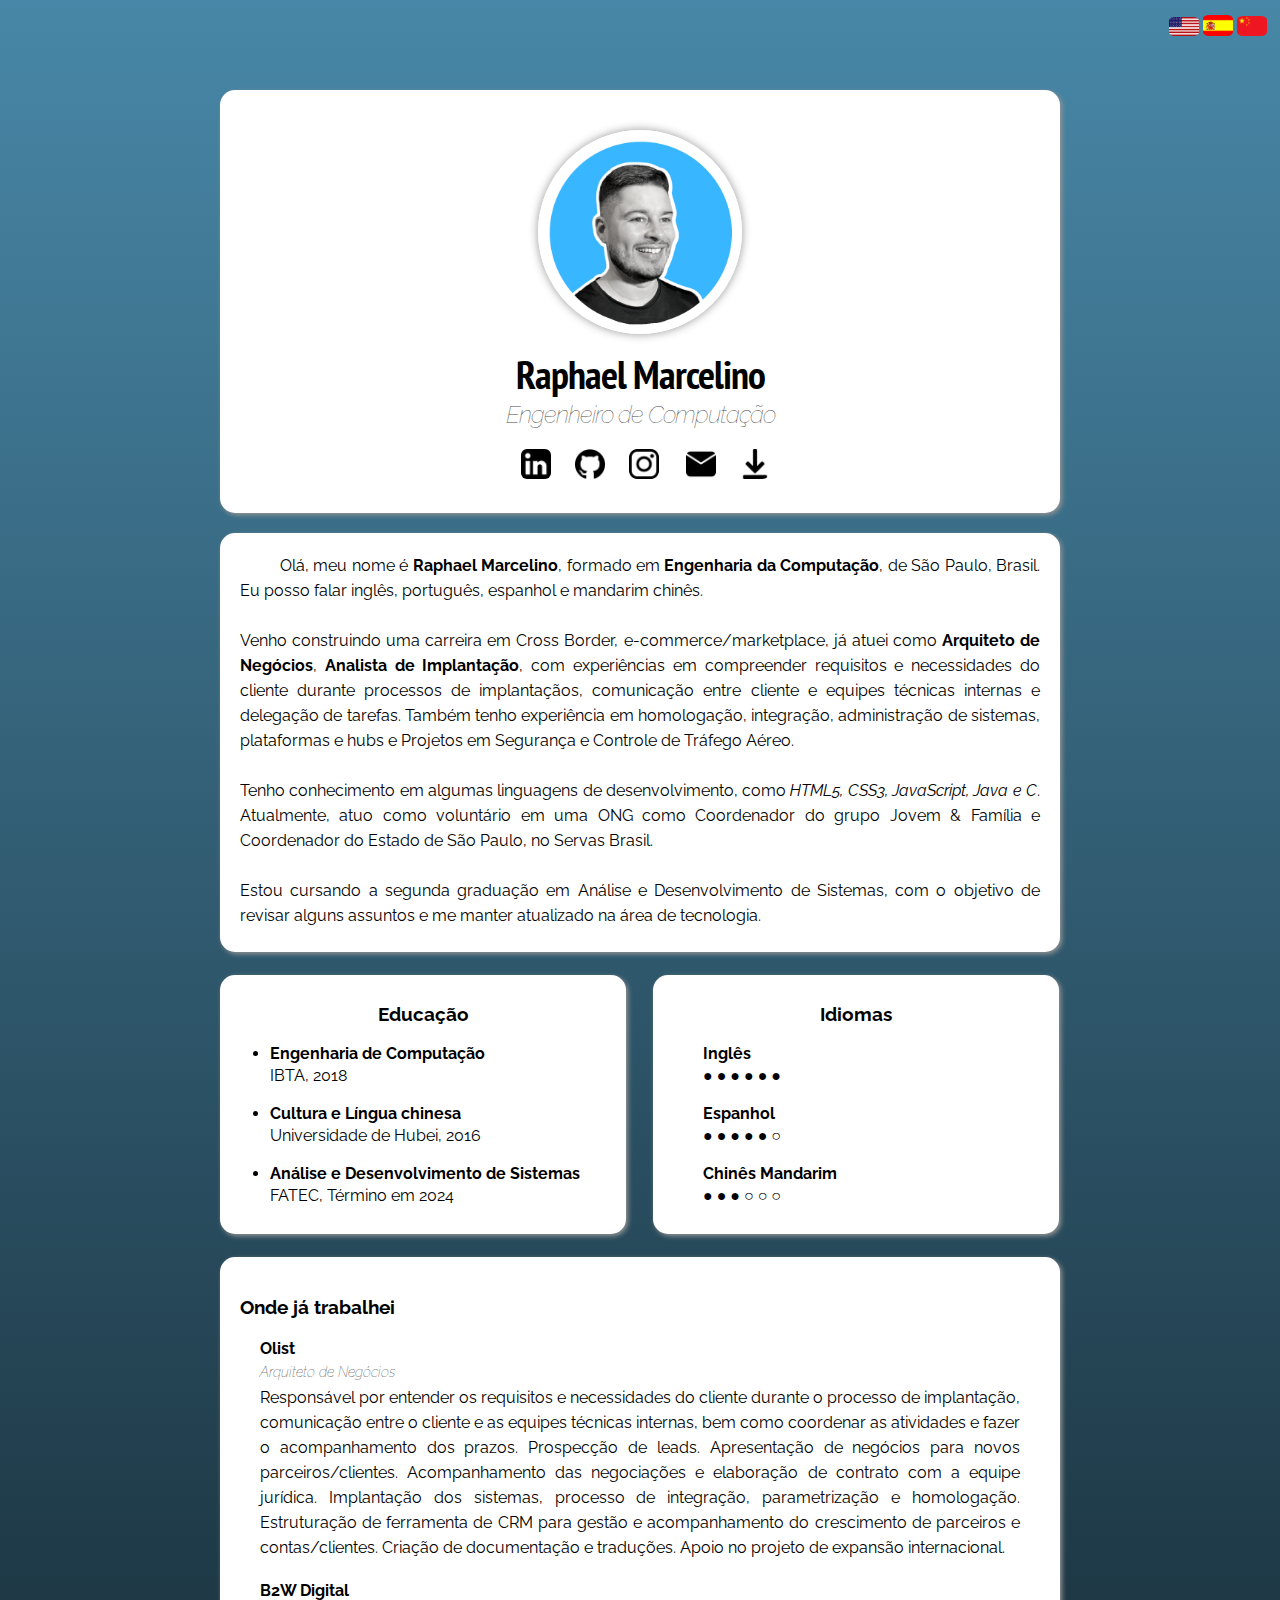
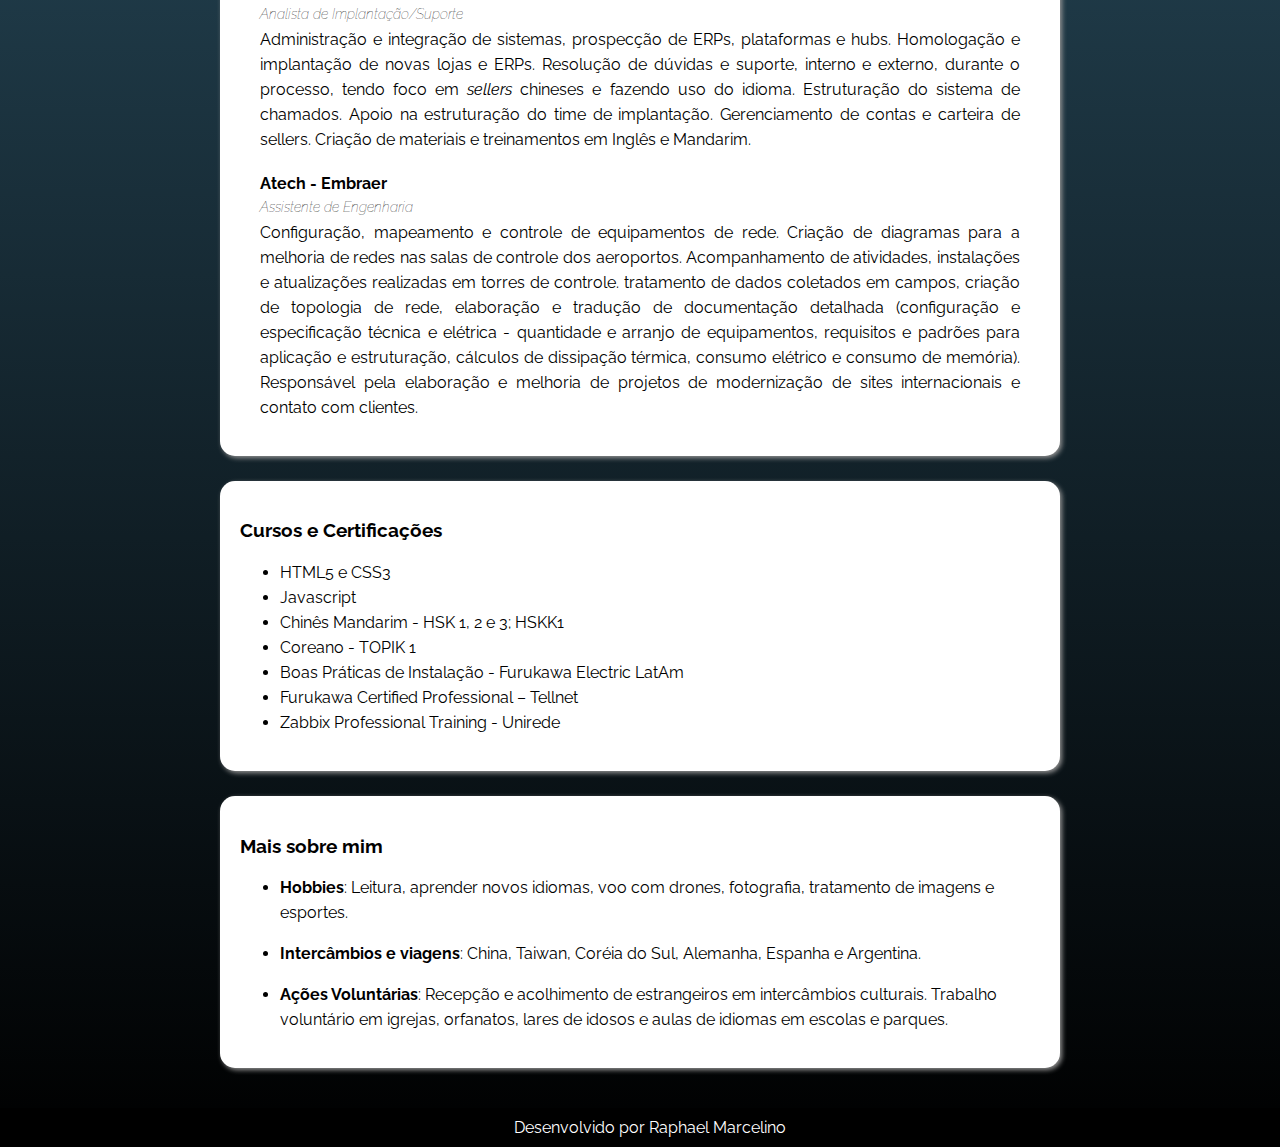
<file: index.html>
<!DOCTYPE html>
<html lang="pt-br">
  <head>
      <meta charset="UTF-8">
      <meta http-equiv="X-UA-Compatible" content="IE=edge">
      <meta name="viewport" content="width=device-width, initial-scale=1.0">
      <title>Raphael Marcelino</title>
      <link href="https://fonts.googleapis.com/css2?family=PT+Sans+Narrow:wght@700&family=Raleway:wght@400;500&display=swap" rel="stylesheet">
      <link rel="stylesheet" href="style/style.css">
  </head>
  <body>
      <header>
          <a href="english.html"><img src="imgs/eua.webp" alt="Inglês"></a>
          <a href="spanish.html"><img src="imgs/espanha.webp" alt="Espanhol"></a>
          <a href="chinese.html"><img src="imgs/china.png" alt="Chinês"></a>
      </header>

      <div class="main-container">
        <div class="profile">
          <img src="imgs/Rapha-Blue.png" alt="Foto: Raphael Marcelino" class="foto-principal">
        
            <h1>Raphael Marcelino</h1>
            <h2>Engenheiro de Computação</h2>
        
        
            <a href="https://www.linkedin.com/in/raphaelmarcelino/" target="_blank" class="social-links">
              <img src="imgs/logo-linkedin.png" alt="Linkedin" class="social-icons">
            </a>
            <a href="https://github.com/raphaelfmarcelino" target="_blank" class="social-links">
              <img src="imgs/logo-github.png" alt="github" class="social-icons github">
            </a>
            <a href="https://www.instagram.com/raphael.marck/" target="_blank" class="social-links">
              <img src="imgs/logo-instagram.png" alt="Instagram" class="social-icons">
            </a>
            <a href="mailto:raphael.fmarcelino@gmail.com?subject=Olá, Raphael!" target="_blank" class="social-links">
              <img src="imgs/logo-email.png" alt="E-mail" class="social-icons" style="padding-left: 3px;">
            </a>
            <a href="cvs/Raphael Fernando Marcelino da Silva.pdf" downaload="Raphael Fernando Marcelino da Silva.pdf" target="_blank">
              <img src="imgs/logo-download.png" alt="Download" class="social-icons" style="padding-left: 10px;">
            </a>
        </div>

        <div class="bloco1">
          <p class="intro">
            Olá, meu nome é <strong>Raphael Marcelino</strong>, formado em <strong>Engenharia da Computação</strong>, de São Paulo, Brasil. Eu posso falar inglês, português, espanhol e mandarim chinês.<br>
            <br>
            Venho construindo uma carreira em Cross Border, e-commerce/marketplace, já atuei como <strong>Arquiteto de Negócios</strong>, <strong>Analista de Implantação</strong>, com experiências em compreender requisitos e necessidades do cliente durante processos de implantaçãos, comunicação entre cliente e equipes técnicas internas e delegação de tarefas. Também tenho experiência em homologação, integração, administração de sistemas, plataformas e hubs e Projetos em Segurança e Controle de Tráfego Aéreo.<br>
            <br>
            Tenho conhecimento em algumas linguagens de desenvolvimento, como <em>HTML5, CSS3, JavaScript, Java e C</em>. Atualmente, atuo como voluntário em uma ONG como Coordenador do grupo Jovem & Família e Coordenador do Estado de São Paulo, no Servas Brasil.<br>
            <br>
            Estou cursando a segunda graduação em Análise e Desenvolvimento de Sistemas, com o objetivo de revisar alguns assuntos e me manter atualizado na área de tecnologia.
          </p>
        </div>

        <div class="educacao">
          <h3 class="edu">Educação</h3>
            <ul>
              <li><strong>Engenharia de Computação</strong>
                <p>IBTA, 2018</p>
              </li>
              
              <li><strong>Cultura e Língua chinesa</strong>
                <p>Universidade de Hubei, 2016</p>
              </li>

              <li><strong>Análise e Desenvolvimento de Sistemas </strong>
                <p>FATEC, Término em 2024</p>
              </li>
            </ul>
        </div>
            
        <div class="idiomas">
          <h3 class="id">Idiomas</h3>
            <ul type="none">
              <li><strong>Inglês</strong>
                <p>●      ●      ●      ●      ●      ● </p>
              </li>
              
              <li><strong>Espanhol</strong>
                <p>●      ●      ●      ●      ●      ○</p>
              </li>

              <li><strong>Chinês Mandarim</strong>
                <p>●      ●      ●      ○      ○      ○</p>
              </li> 
            </ul>
        </div>

        <div class="container-profi">
          <h3>Onde já trabalhei</h3>
            <ul class="jobs-list">
              <li>
                <h4>Olist</h4>
                <h5>Arquiteto de Negócios</h5>
                <p class="jobs">
                  Responsável por entender os requisitos e necessidades do cliente durante o processo de implantação, comunicação entre o cliente e as equipes técnicas internas, bem como coordenar as atividades e fazer o acompanhamento dos prazos. Prospecção de leads. Apresentação de negócios para novos parceiros/clientes. Acompanhamento das negociações e elaboração de contrato com a equipe jurídica. Implantação dos sistemas, processo de integração, parametrização e homologação. Estruturação de ferramenta de CRM para gestão e acompanhamento do crescimento de parceiros e contas/clientes. Criação de documentação e traduções. Apoio no projeto de expansão internacional.
                </p>
              </li>
              <li>
                <h4>B2W Digital</h4>
                <h5>Analista de Implantação/Suporte</h5>
                <p class="jobs">
                  Administração e integração de sistemas, prospecção de ERPs, plataformas e hubs. Homologação e implantação de novas lojas e ERPs. Resolução de dúvidas e suporte, interno e externo, durante o processo, tendo foco em <em>sellers</em> chineses e fazendo uso do idioma. Estruturação do sistema de chamados. Apoio na estruturação do time de implantação. Gerenciamento de contas e carteira de sellers. Criação de materiais e treinamentos em Inglês e Mandarim.
                </p>
              </li>
              <li>
                <h4>Atech - Embraer</h4>
                <h5>Assistente de Engenharia</h5>
                <p class="jobs">
                  Configuração, mapeamento e controle de equipamentos de rede. Criação de diagramas para a melhoria de redes nas salas de controle dos aeroportos. Acompanhamento de atividades, instalações e atualizações realizadas em torres de controle. tratamento de dados coletados em campos, criação de topologia de rede, elaboração e tradução de documentação detalhada (configuração e especificação técnica e elétrica - quantidade e arranjo de equipamentos, requisitos e padrões para aplicação e estruturação, cálculos de dissipação térmica, consumo elétrico e consumo de memória). Responsável pela elaboração e melhoria de projetos de modernização de sites internacionais e contato com clientes.
                </p>
              </li>
            </ul>      
        </div>

        <div class="cursos">
          <h3>Cursos e Certificações</h3>
          <ul class="itens-cursos">
            <li>HTML5 e CSS3</li>
            <li>Javascript</li>
            <li>Chinês Mandarim - HSK 1, 2 e 3; HSKK1</li>
            <li>Coreano - TOPIK 1</li>
            <li>Boas Práticas de Instalação - Furukawa Electric LatAm</li>
            <li>Furukawa Certified Professional – Tellnet</li>
            <li>Zabbix Professional Training - Unirede</li>
          </ul>
        </div>

        <div class="mais">
          <h3>Mais sobre mim</h3>
          <ul>
            <li>
              <p>
                <strong>Hobbies</strong>: Leitura, aprender novos idiomas, voo com drones, fotografia, tratamento de imagens e esportes.
              </p>
            </li>
            <li>
              <p>
                <strong>Intercâmbios e viagens</strong>:  China, Taiwan, Coréia do Sul, Alemanha, Espanha e Argentina.
              </p>
            </li>
            <li>
              <p>
                <strong>Ações Voluntárias</strong>: Recepção e acolhimento de estrangeiros em intercâmbios culturais. Trabalho voluntário em igrejas, orfanatos, lares de idosos e aulas de idiomas em escolas e parques.
              </p>
            </li>
          </ul>
        </div>

      </div>
  </body>
    <footer>
      Desenvolvido por Raphael Marcelino
    </footer>
</html>
</file>
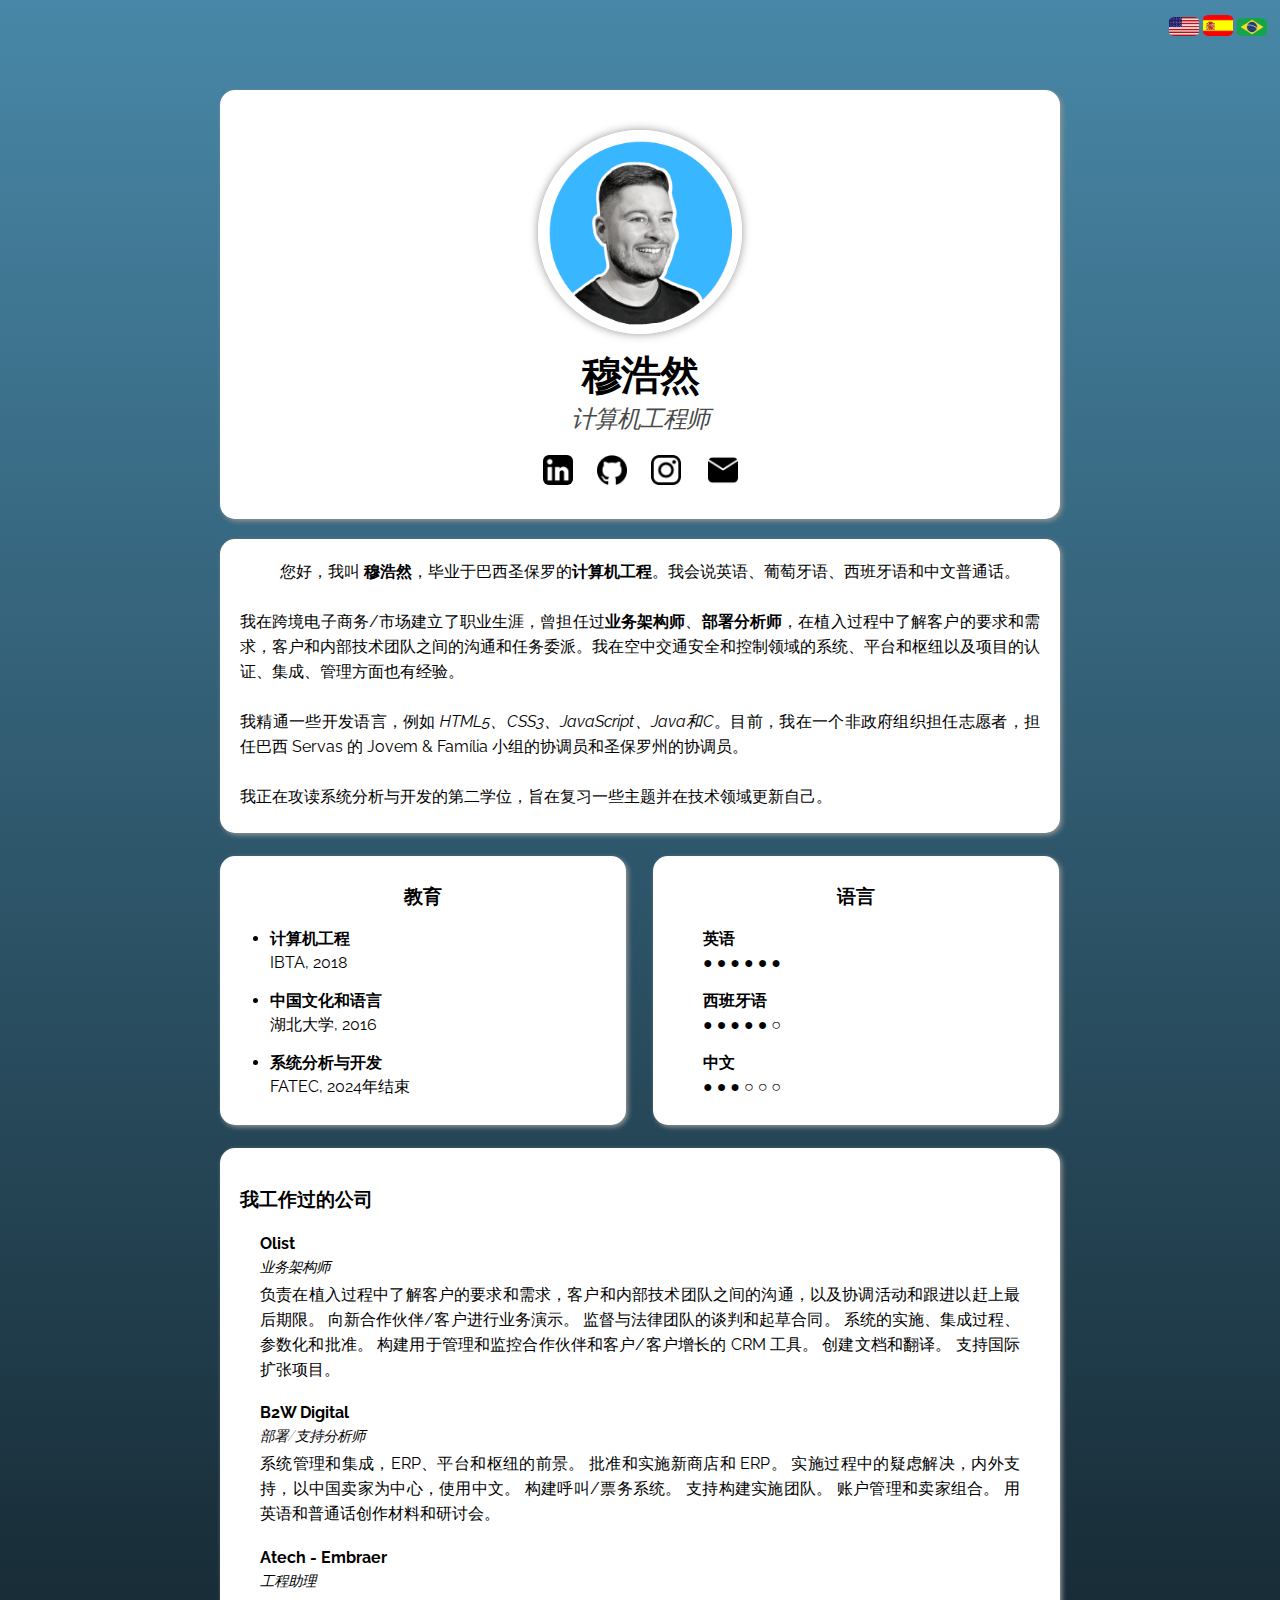
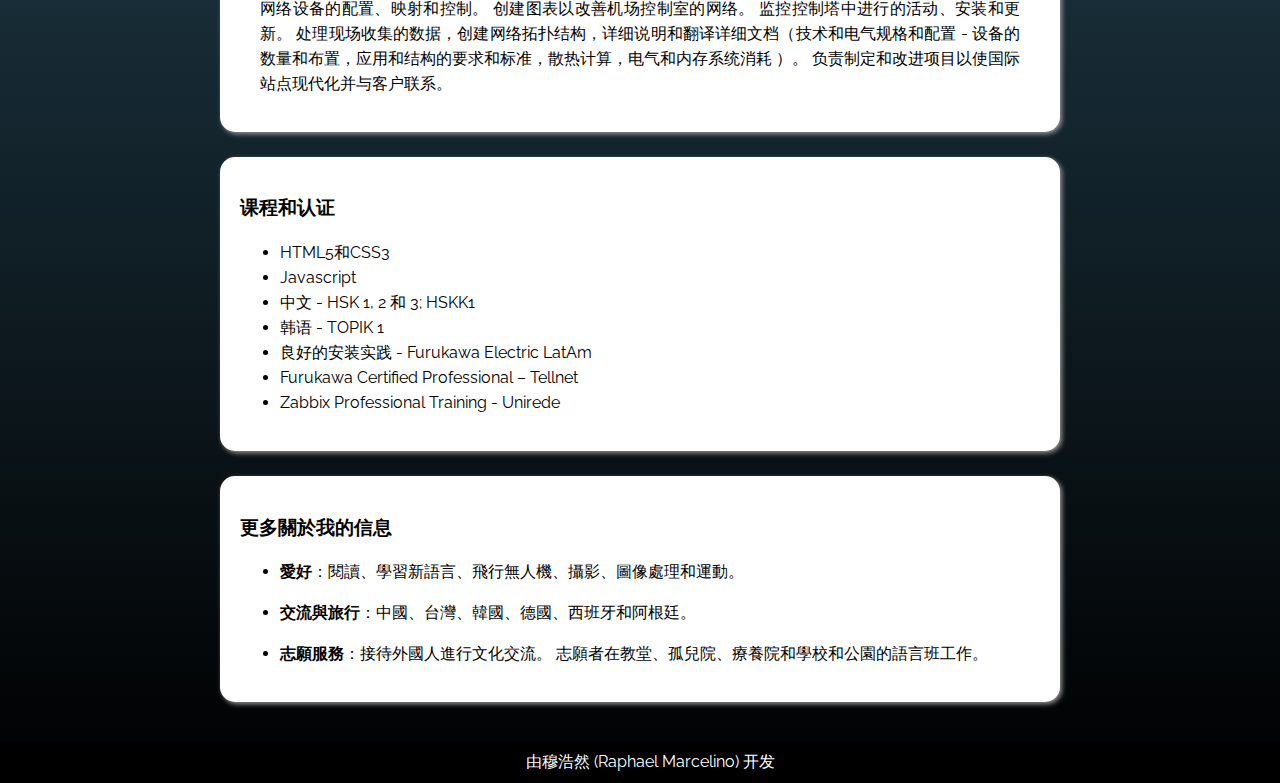
<file: chinese.html>
<!DOCTYPE html>
<html lang="cn">
  <head>
      <meta charset="UTF-8">
      <meta http-equiv="X-UA-Compatible" content="IE=edge">
      <meta name="viewport" content="width=device-width, initial-scale=1.0">
      <title>Raphael Marcelino</title>
      <link href="https://fonts.googleapis.com/css2?family=PT+Sans+Narrow:wght@700&family=Raleway:wght@400;500&display=swap" rel="stylesheet">
      <link rel="stylesheet" href="style/style.css">
  </head>
  <body>
      <header>
          <a href="english.html"><img src="imgs/eua.webp" alt="Inglês"></a>
          <a href="spanish.html"><img src="imgs/espanha.webp" alt="Espanhol"></a>
          <a href="index.html"><img src="imgs/brasil.png" alt="Português"></a>
      </header>

      <div class="main-container">
        <div class="profile">
          <img src="imgs/Rapha-Blue.png" alt="Foto: Raphael Marcelino" class="foto-principal">
        
            <h1>穆浩然</h1>
            <h2>计算机工程师</h2>
        
        
            <a href="https://www.linkedin.com/in/raphaelmarcelino/" target="_blank" class="social-links">
              <img src="imgs/logo-linkedin.png" alt="Linkedin" class="social-icons">
            </a>
            <a href="https://github.com/raphaelfmarcelino" target="_blank" class="social-links">
              <img src="imgs/logo-github.png" alt="github" class="social-icons github">
            </a>
            <a href="https://www.instagram.com/raphael.marck/" target="_blank" class="social-links">
              <img src="imgs/logo-instagram.png" alt="Instagram" class="social-icons">
            </a>
            <a href="mailto:raphael.fmarcelino@gmail.com?subject=你好, 穆浩然!" target="_blank" class="social-links">
              <img src="imgs/logo-email.png" alt="E-mail" class="social-icons" style="padding-left: 3px;">
            </a>
        </div>

        <div class="bloco1">
          <p class="intro">
            您好，我叫 <strong>穆浩然</strong>，毕业于巴西圣保罗的<strong>计算机工程</strong>。我会说英语、葡萄牙语、西班牙语和中文普通话。<br>
            <br>
            我在跨境电子商务/市场建立了职业生涯，曾担任过<strong>业务架构师</strong>、<strong>部署分析师</strong>，在植入过程中了解客户的要求和需求，客户和内部技术团队之间的沟通和任务委派。我在空中交通安全和控制领域的系统、平台和枢纽以及项目的认证、集成、管理方面也有经验。<br>
            <br>
            我精通一些开发语言，例如 <em>HTML5、CSS3、JavaScript、Java和C</em>。目前，我在一个非政府组织担任志愿者，担任巴西 Servas 的 Jovem & Família 小组的协调员和圣保罗州的协调员。 <br>
            <br>
            我正在攻读系统分析与开发的第二学位，旨在复习一些主题并在技术领域更新自己。
          </p>
        </div>

        <div class="educacao">
          <h3 class="edu">教育</h3>
            <ul>
              <li><strong>计算机工程</strong>
                <p>IBTA, 2018</p>
              </li>
              
              <li><strong>中国文化和语言</strong>
                <p>湖北大学, 2016</p>
              </li>

              <li><strong>系统分析与开发</strong>
                <p>FATEC, 2024年结束</p>
              </li>
            </ul>
        </div>
            
        <div class="idiomas">
          <h3 class="id">语言</h3>
            <ul type="none">
              <li><strong>英语</strong>
                <p>●      ●      ●      ●      ●      ● </p>
              </li>
              
              <li><strong>西班牙语</strong>
                <p>●      ●      ●      ●      ●      ○</p>
              </li>

              <li><strong>中文</strong>
                <p>●      ●      ●      ○      ○      ○</p>
              </li> 
            </ul>
        </div>

        <div class="container-profi">
          <h3>我工作过的公司</h3>
            <ul class="jobs-list">
              <li>
                <h4>Olist</h4>
                <h5>业务架构师</h5>
                <p class="jobs">
                  负责在植入过程中了解客户的要求和需求，客户和内部技术团队之间的沟通，以及协调活动和跟进以赶上最后期限。 向新合作伙伴/客户进行业务演示。 监督与法律团队的谈判和起草合同。 系统的实施、集成过程、参数化和批准。 构建用于管理和监控合作伙伴和客户/客户增长的 CRM 工具。 创建文档和翻译。 支持国际扩张项目。
                </p>
              </li>
              <li>
                <h4>B2W Digital</h4>
                <h5>部署/支持分析师</h5>
                <p class="jobs">
                    系统管理和集成，ERP、平台和枢纽的前景。 批准和实施新商店和 ERP。 实施过程中的疑虑解决，内外支持，以中国卖家为中心，使用中文。 构建呼叫/票务系统。 支持构建实施团队。 账户管理和卖家组合。 用英语和普通话创作材料和研讨会。
                </p>
              </li>
              <li>
                <h4>Atech - Embraer</h4>
                <h5>工程助理</h5>
                <p class="jobs">
                    网络设备的配置、映射和控制。 创建图表以改善机场控制室的网络。 监控控制塔中进行的活动、安装和更新。 处理现场收集的数据，创建网络拓扑结构，详细说明和翻译详细文档（技术和电气规格和配置 - 设备的数量和布置，应用和结构的要求和标准，散热计算，电气和内存系统消耗 ）。 负责制定和改进项目以使国际站点现代化并与客户联系。
                </p>
              </li>
            </ul>      
        </div>

        <div class="cursos">
          <h3>课程和认证</h3>
          <ul class="itens-cursos">
            <li>HTML5和CSS3</li>
            <li>Javascript</li>
            <li>中文 - HSK 1, 2 和 3; HSKK1</li>
            <li>韩语 - TOPIK 1</li>
            <li>良好的安装实践 - Furukawa Electric LatAm</li>
            <li>Furukawa Certified Professional – Tellnet</li>
            <li>Zabbix Professional Training - Unirede</li>
          </ul>
        </div>

        <div class="mais">
          <h3>更多關於我的信息</h3>
          <ul>
            <li>
              <p>
                <strong>愛好</strong>：閱讀、學習新語言、飛行無人機、攝影、圖像處理和運動。
              </p>
            </li>
            <li>
              <p>
                <strong>交流與旅行</strong>：中國、台灣、韓國、德國、西班牙和阿根廷。
              </p>
            </li>
            <li>
              <p>
                <strong>志願服務</strong>：接待外國人進行文化交流。 志願者在教堂、孤兒院、療養院和學校和公園的語言班工作。
              </p>
            </li>
          </ul>
        </div>

      </div>
  </body>
    <footer>
        由穆浩然 (Raphael Marcelino) 开发
    </footer>
</html>
</file>
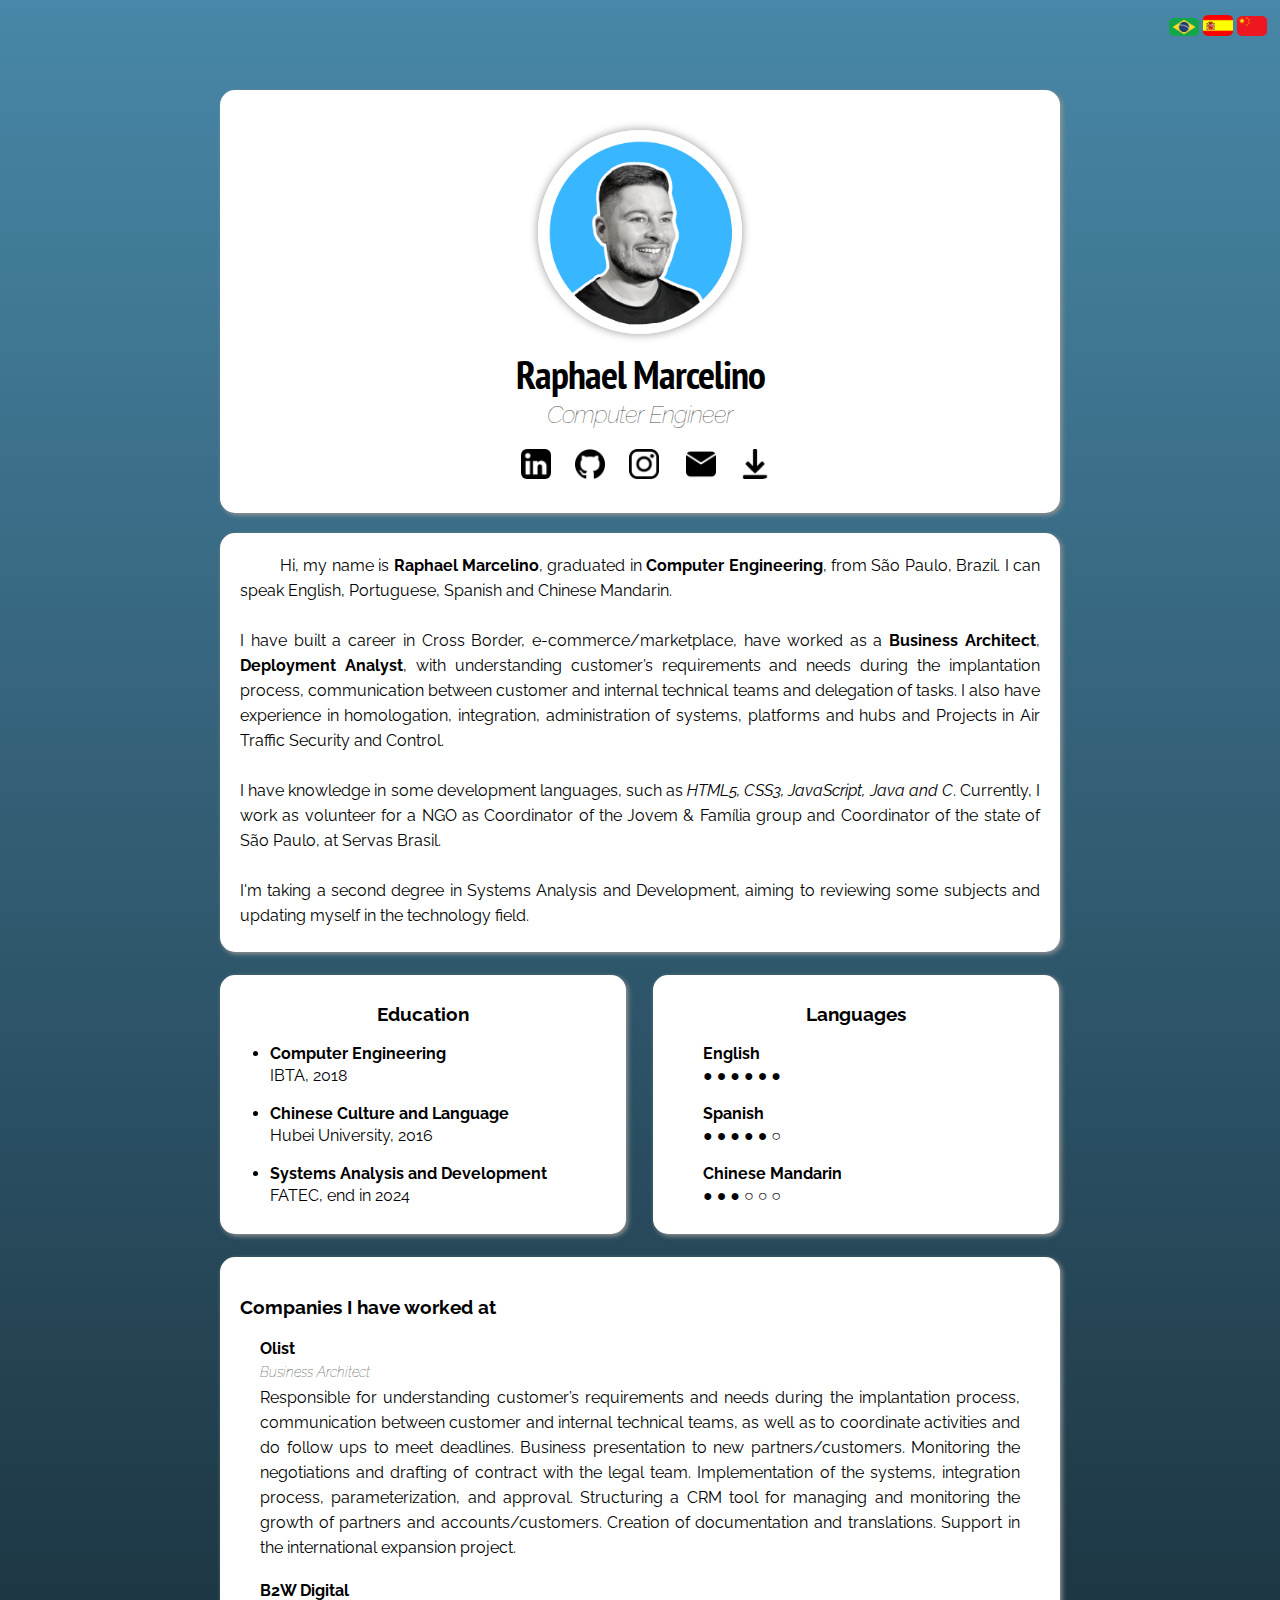
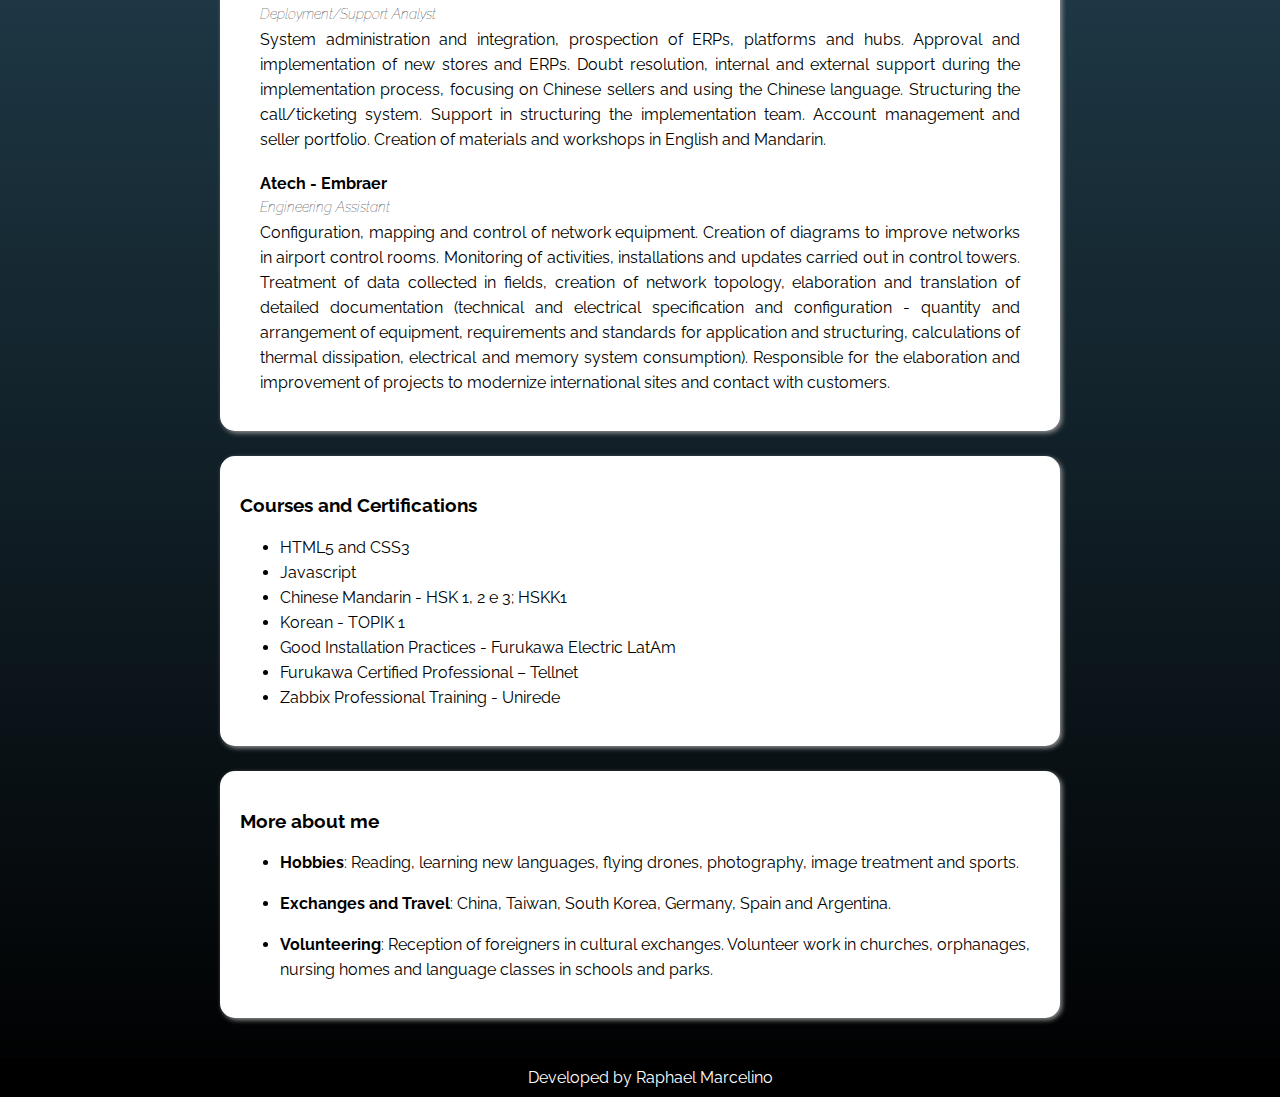
<file: english.html>
<!DOCTYPE html>
<html lang="en">
  <head>
      <meta charset="UTF-8">
      <meta http-equiv="X-UA-Compatible" content="IE=edge">
      <meta name="viewport" content="width=device-width, initial-scale=1.0">
      <title>Raphael Marcelino</title>
      <link href="https://fonts.googleapis.com/css2?family=PT+Sans+Narrow:wght@700&family=Raleway:wght@400;500&display=swap" rel="stylesheet">
      <link rel="stylesheet" href="style/style.css">
  </head>
  <body>
      <header>
          <a href="index.html"><img src="imgs/brasil.png" alt="Português"></a>
          <a href="spanish.html"><img src="imgs/espanha.webp" alt="Espanhol"></a>
          <a href="chinese.html"><img src="imgs/china.png" alt="Chinês"></a>
      </header>

      <div class="main-container">
        <div class="profile">
          <img src="imgs/Rapha-Blue.png" alt="Foto: Raphael Marcelino" class="foto-principal">
        
            <h1>Raphael Marcelino</h1>
            <h2>Computer Engineer</h2>
        
        
            <a href="https://www.linkedin.com/in/raphaelmarcelino/" target="_blank" class="social-links">
              <img src="imgs/logo-linkedin.png" alt="Linkedin" class="social-icons">
            </a>
            <a href="https://github.com/raphaelfmarcelino" target="_blank" class="social-links">
              <img src="imgs/logo-github.png" alt="github" class="social-icons github">
            </a>
            <a href="https://www.instagram.com/raphael.marck/" target="_blank" class="social-links">
              <img src="imgs/logo-instagram.png" alt="Instagram" class="social-icons">
            </a>
            <a href="mailto:raphael.fmarcelino@gmail.com?subject=Hello, Raphael!" target="_blank" class="social-links">
              <img src="imgs/logo-email.png" alt="E-mail" class="social-icons" style="padding-left: 3px;">
            </a>
            <a href="cvs/Raphael Fernando Marcelino da Silva [ENG].pdf" downaload="Raphael Fernando Marcelino da Silva [ENG].pdf" target="_blank">
              <img src="imgs/logo-download.png" alt="Download" class="social-icons" style="padding-left: 10px;">
            </a>
        </div>

        <div class="bloco1">
          <p class="intro">
            Hi, my name is <strong>Raphael Marcelino</strong>, graduated in <strong>Computer Engineering</strong>, from São Paulo, Brazil. I can speak English, Portuguese, Spanish and Chinese Mandarin.<br>
            <br>
            I have built a career in Cross Border, e-commerce/marketplace, have worked as a <strong>Business Architect</strong>, <strong>Deployment Analyst</strong>, with understanding customer’s requirements and needs during the implantation process, communication between customer and internal technical teams and delegation of tasks. I also have experience in homologation, integration, administration of systems, platforms and hubs and Projects in Air Traffic Security and Control.<br>
            <br>
            I have knowledge in some development languages, such as <em>HTML5, CSS3, JavaScript, Java and C</em>. Currently, I work as volunteer for a NGO as Coordinator of the Jovem & Família group and Coordinator of the state of São Paulo, at Servas Brasil.<br>
            <br>
            I'm taking a second degree in Systems Analysis and Development, aiming to reviewing some subjects and updating myself in the technology field.
          </p>
        </div>

        <div class="educacao">
          <h3 class="edu">Education</h3>
            <ul>
              <li><strong>Computer Engineering</strong>
                <p>IBTA, 2018</p>
              </li>
              
              <li><strong>Chinese Culture and Language</strong>
                <p>Hubei University, 2016</p>
              </li>

              <li><strong>Systems Analysis and Development</strong>
                <p>FATEC, end in 2024</p>
              </li>
            </ul>
        </div>
            
        <div class="idiomas">
          <h3 class="id">Languages</h3>
            <ul type="none">
              <li><strong>English</strong>
                <p>●      ●      ●      ●      ●      ● </p>
              </li>
              
              <li><strong>Spanish</strong>
                <p>●      ●      ●      ●      ●      ○</p>
              </li>

              <li><strong>Chinese Mandarin</strong>
                <p>●      ●      ●      ○      ○      ○</p>
              </li> 
            </ul>
        </div>

        <div class="container-profi">
          <h3>Companies I have worked at</h3>
            <ul class="jobs-list">
              <li>
                <h4>Olist</h4>
                <h5>Business Architect</h5>
                <p class="jobs">
                  Responsible for understanding customer’s requirements and needs during the implantation process, communication between customer and internal technical teams, as well as to coordinate activities and do follow ups to meet deadlines. Business presentation to new partners/customers. Monitoring the negotiations and drafting of contract with the legal team. Implementation of the systems, integration process, parameterization, and approval. Structuring a CRM tool for managing and monitoring the growth of partners and accounts/customers. Creation of documentation and translations. Support in the international expansion project.
                </p>
              </li>
              <li>
                <h4>B2W Digital</h4>
                <h5>Deployment/Support Analyst</h5>
                <p class="jobs">
                    System administration and integration, prospection of ERPs, platforms and hubs. Approval and implementation of new stores and ERPs. Doubt resolution, internal and external support during the implementation process, focusing on Chinese sellers and using the Chinese language. Structuring the call/ticketing system. Support in structuring the implementation team. Account management and seller portfolio. Creation of materials and workshops in English and Mandarin.
                </p>
              </li>
              <li>
                <h4>Atech - Embraer</h4>
                <h5>Engineering Assistant</h5>
                <p class="jobs">
                    Configuration, mapping and control of network equipment. Creation of diagrams to improve networks in airport control rooms. Monitoring of activities, installations and updates carried out in control towers. Treatment of data collected in fields, creation of network topology, elaboration and translation of detailed documentation (technical and electrical specification and configuration - quantity and arrangement of equipment, requirements and standards for application and structuring, calculations of thermal dissipation, electrical and memory system consumption). Responsible for the elaboration and improvement of projects to modernize international sites and contact with customers.
                </p>
              </li>
            </ul>      
        </div>

        <div class="cursos">
          <h3>Courses and Certifications</h3>
          <ul class="itens-cursos">
            <li>HTML5 and CSS3</li>
            <li>Javascript</li>
            <li>Chinese Mandarin - HSK 1, 2 e 3; HSKK1</li>
            <li>Korean - TOPIK 1</li>
            <li>Good Installation Practices - Furukawa Electric LatAm</li>
            <li>Furukawa Certified Professional – Tellnet</li>
            <li>Zabbix Professional Training - Unirede</li>
          </ul>
        </div>

        <div class="mais">
          <h3>More about me</h3>
          <ul>
            <li>
              <p>
                <strong>Hobbies</strong>: Reading, learning new languages, flying drones, photography, image treatment and sports.
              </p>
            </li>
            <li>
              <p>
                <strong>Exchanges and Travel</strong>: China, Taiwan, South Korea, Germany, Spain and Argentina.
              </p>
            </li>
            <li>
              <p>
                <strong>Volunteering</strong>: Reception of foreigners in cultural exchanges. Volunteer work in churches, orphanages, nursing homes and language classes in schools and parks.
              </p>
            </li>
          </ul>
        </div>

      </div>
  </body>
    <footer>
      Developed by Raphael Marcelino
    </footer>
</html>
</file>
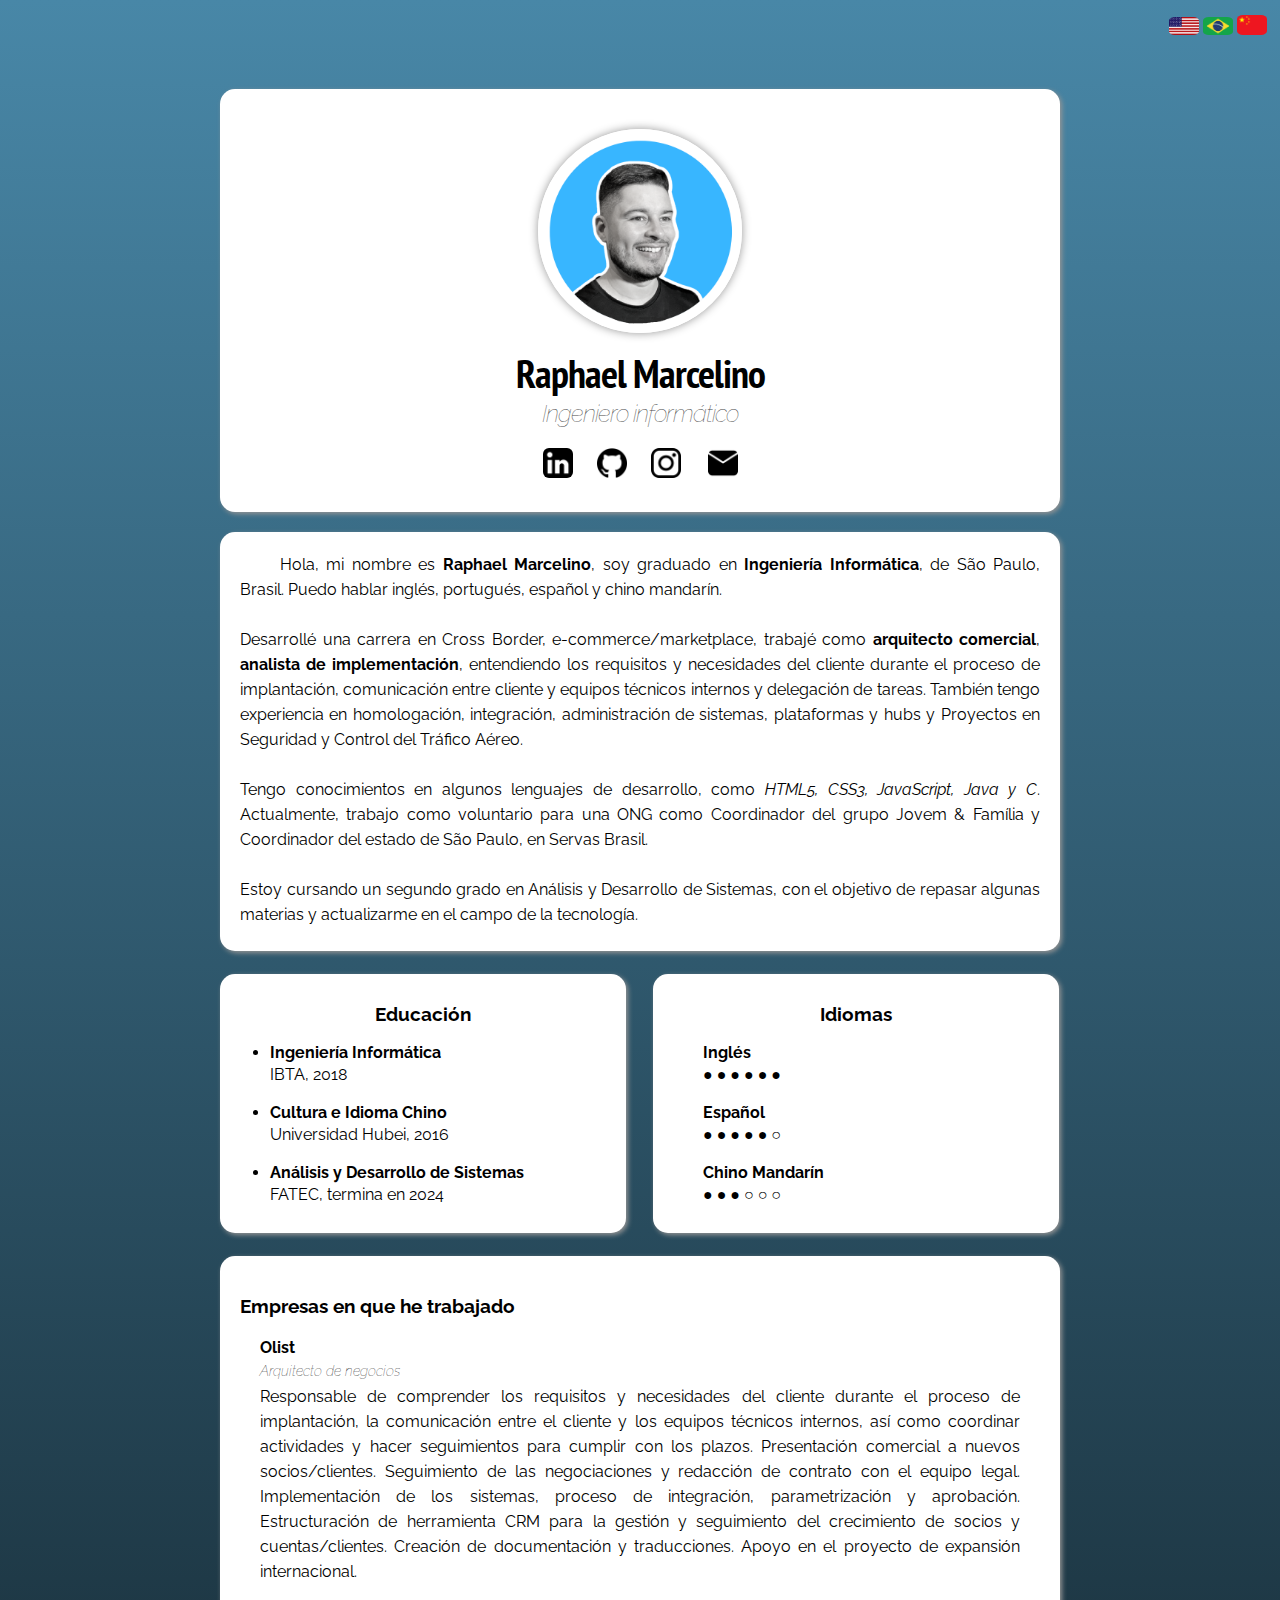
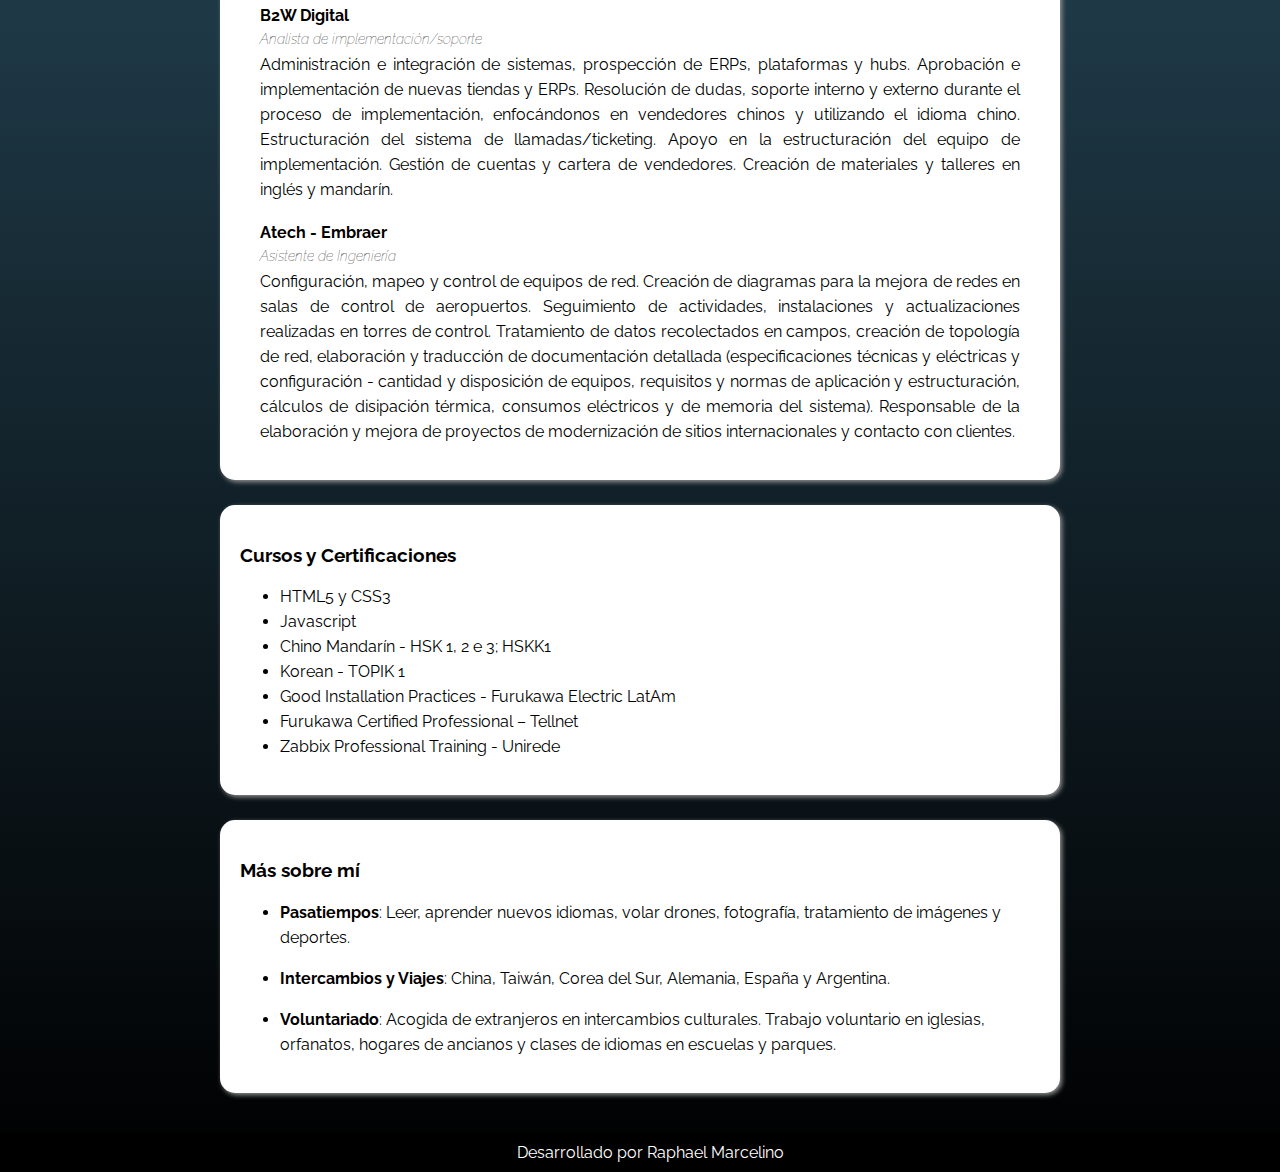
<file: spanish.html>
<!DOCTYPE html>
<html lang="spa">
  <head>
      <meta charset="UTF-8">
      <meta http-equiv="X-UA-Compatible" content="IE=edge">
      <meta name="viewport" content="width=device-width, initial-scale=1.0">
      <title>Raphael Marcelino</title>
      <link href="https://fonts.googleapis.com/css2?family=PT+Sans+Narrow:wght@700&family=Raleway:wght@400;500&display=swap" rel="stylesheet">
      <link rel="stylesheet" href="style/style.css">
  </head>
  <body>
      <header>
        <a href="english.html"><img src="imgs/eua.webp" alt="Inglês"></a>
          <a href="index.html"><img src="imgs/brasil.png" alt="Português"></a>
          <a href="chinese.html"><img src="imgs/china.png" alt="Chinês"></a>
      </header>

      <div class="main-container">
        <div class="profile">
          <img src="imgs/Rapha-Blue.png" alt="Foto: Raphael Marcelino" class="foto-principal">
        
            <h1>Raphael Marcelino</h1>
            <h2>Ingeniero informático</h2>
        
        
            <a href="https://www.linkedin.com/in/raphaelmarcelino/" target="_blank" class="social-links">
              <img src="imgs/logo-linkedin.png" alt="Linkedin" class="social-icons">
            </a>
            <a href="https://github.com/raphaelfmarcelino" target="_blank" class="social-links">
              <img src="imgs/logo-github.png" alt="github" class="social-icons github">
            </a>
            <a href="https://www.instagram.com/raphael.marck/" target="_blank" class="social-links">
              <img src="imgs/logo-instagram.png" alt="Instagram" class="social-icons">
            </a>
            <a href="mailto:raphael.fmarcelino@gmail.com?subject=Hello, Raphael!" target="_blank" class="social-links">
              <img src="imgs/logo-email.png" alt="E-mail" class="social-icons" style="padding-left: 3px;">
            </a>
        </div>

        <div class="bloco1">
          <p class="intro">
            Hola, mi nombre es <strong>Raphael Marcelino</strong>, soy graduado en <strong>Ingeniería Informática</strong>, de São Paulo, Brasil. Puedo hablar inglés, portugués, español y chino mandarín.<br>
            <br>
            Desarrollé una carrera en Cross Border, e-commerce/marketplace, trabajé como <strong>arquitecto comercial</strong>, <strong>analista de implementación</strong>, entendiendo los requisitos y necesidades del cliente durante el proceso de implantación, comunicación entre cliente y equipos técnicos internos y delegación de tareas. También tengo experiencia en homologación, integración, administración de sistemas, plataformas y hubs y Proyectos en Seguridad y Control del Tráfico Aéreo.<br>
            <br>
            Tengo conocimientos en algunos lenguajes de desarrollo, como <em>HTML5, CSS3, JavaScript, Java y C</em>. Actualmente, trabajo como voluntario para una ONG como Coordinador del grupo Jovem & Família y Coordinador del estado de São Paulo, en Servas Brasil.<br>
            <br>
            Estoy cursando un segundo grado en Análisis y Desarrollo de Sistemas, con el objetivo de repasar algunas materias y actualizarme en el campo de la tecnología.
          </p>
        </div>

        <div class="educacao">
          <h3 class="edu">Educación</h3>
            <ul>
              <li><strong>Ingeniería Informática</strong>
                <p>IBTA, 2018</p>
              </li>
              
              <li><strong>Cultura e Idioma Chino</strong>
                <p>Universidad Hubei, 2016</p>
              </li>

              <li><strong>Análisis y Desarrollo de Sistemas</strong>
                <p>FATEC, termina en 2024</p>
              </li>
            </ul>
        </div>
            
        <div class="idiomas">
          <h3 class="id">Idiomas</h3>
            <ul type="none">
              <li><strong>Inglés</strong>
                <p>●      ●      ●      ●      ●      ● </p>
              </li>
              
              <li><strong>Español</strong>
                <p>●      ●      ●      ●      ●      ○</p>
              </li>

              <li><strong>Chino Mandarín</strong>
                <p>●      ●      ●      ○      ○      ○</p>
              </li> 
            </ul>
        </div>

        <div class="container-profi">
          <h3>Empresas en que he trabajado</h3>
            <ul class="jobs-list">
              <li>
                <h4>Olist</h4>
                <h5>Arquitecto de negocios</h5>
                <p class="jobs">
                  Responsable de comprender los requisitos y necesidades del cliente durante el proceso de implantación, la comunicación entre el cliente y los equipos técnicos internos, así como coordinar actividades y hacer seguimientos para cumplir con los plazos. Presentación comercial a nuevos socios/clientes. Seguimiento de las negociaciones y redacción de contrato con el equipo legal. Implementación de los sistemas, proceso de integración, parametrización y aprobación. Estructuración de herramienta CRM para la gestión y seguimiento del crecimiento de socios y cuentas/clientes. Creación de documentación y traducciones. Apoyo en el proyecto de expansión internacional.
                </p>
              </li>
              <li>
                <h4>B2W Digital</h4>
                <h5>Analista de implementación/soporte</h5>
                <p class="jobs">
                  Administración e integración de sistemas, prospección de ERPs, plataformas y hubs. Aprobación e implementación de nuevas tiendas y ERPs. Resolución de dudas, soporte interno y externo durante el proceso de implementación, enfocándonos en vendedores chinos y utilizando el idioma chino. Estructuración del sistema de llamadas/ticketing. Apoyo en la estructuración del equipo de implementación. Gestión de cuentas y cartera de vendedores. Creación de materiales y talleres en inglés y mandarín.
                </p>
              </li>
              <li>
                <h4>Atech - Embraer</h4>
                <h5>Asistente de Ingeniería</h5>
                <p class="jobs">
                  Configuración, mapeo y control de equipos de red. Creación de diagramas para la mejora de redes en salas de control de aeropuertos. Seguimiento de actividades, instalaciones y actualizaciones realizadas en torres de control. Tratamiento de datos recolectados en campos, creación de topología de red, elaboración y traducción de documentación detallada (especificaciones técnicas y eléctricas y configuración - cantidad y disposición de equipos, requisitos y normas de aplicación y estructuración, cálculos de disipación térmica, consumos eléctricos y de memoria del sistema). Responsable de la elaboración y mejora de proyectos de modernización de sitios internacionales y contacto con clientes.
                </p>
              </li>
            </ul>      
        </div>

        <div class="cursos">
          <h3>Cursos y Certificaciones</h3>
          <ul class="itens-cursos">
            <li>HTML5 y CSS3</li>
            <li>Javascript</li>
            <li>Chino Mandarín - HSK 1, 2 e 3; HSKK1</li>
            <li>Korean - TOPIK 1</li>
            <li>Good Installation Practices - Furukawa Electric LatAm</li>
            <li>Furukawa Certified Professional – Tellnet</li>
            <li>Zabbix Professional Training - Unirede</li>
          </ul>
        </div>

        <div class="mais">
          <h3>Más sobre mí</h3>
          <ul>
            <li>
              <p>
                <strong>Pasatiempos</strong>: Leer, aprender nuevos idiomas, volar drones, fotografía, tratamiento de imágenes y deportes.
              </p>
            </li>
            <li>
              <p>
                <strong>Intercambios y Viajes</strong>: China, Taiwán, Corea del Sur, Alemania, España y Argentina.
              </p>
            </li>
            <li>
              <p>
                <strong>Voluntariado</strong>: Acogida de extranjeros en intercambios culturales. Trabajo voluntario en iglesias, orfanatos, hogares de ancianos y clases de idiomas en escuelas y parques.
              </p>
            </li>
          </ul>
        </div>

      </div>
  </body>
    <footer>
      Desarrollado por Raphael Marcelino
    </footer>
</html>
</file>
<file: style/style.css>
* {
    font-family: 'Raleway', sans-serif;;
}

body {
    /*background-color: rgba(211, 211, 211, 0.521);*/
    /*background-image: linear-gradient(to bottom, #00004c , rgb(0, 0, 0));*/
    background-image: linear-gradient(to bottom, #4887a7 , rgb(0, 0, 0));
    /*azul malibu: #38b6ff*/
    margin: 0;
}

header {
    text-align: right;
    padding: 15px 15px 0 0;
    width: 99vw;
}
  
header > a, img {
    width: 30px;
    border-radius: 20%;
    text-align:right;
}
.main-container {
    width: 900px;
    margin: 50px auto 0;
}
  
.profile {
    background-color: white;
    width: 830px;
    text-align: center;
    margin: auto;
    margin-bottom: 40px;
    padding: 20px 5px 30px 5px;
    /*padding-bottom: 30px;*/
    border-radius: 15px;
}

.foto-principal {
    width: 200px;
    border: 2px solid #FFFFFF; /* shorthand */
    border-radius: 50%;
    margin: 30px 30px 0 30px;
    box-shadow: 0px 0px 10px #959595;
}

.social-links {
    text-decoration: none;
    padding: 0 10px;
}

h1 {
    margin-top: 10px;
    margin-bottom: 0;
    letter-spacing: -1px;
    font-family: 'PT Sans Narrow', sans-serif;
    font-size: 40px;
}
  
h2 {
    margin-top: 0;
    font-style: italic;
    color: rgb(73 73 73);
    font-weight: 100;
    letter-spacing: -1px;
}

h4 {
    margin-bottom: 5px;
  }
  
  h5 {
    margin-top: 0;
    margin-bottom: 5px;
    font-weight: 100;
    font-style: italic;
    font-size: 0.9em;
  }

p {
    line-height: 25px;
    margin-top: 0;
}

.bloco1 {
    background-color: white;
    padding: 20px;
    padding-bottom: 8px;
    border-radius: 15px;
    box-shadow: 2px 2px 5px #959595;
    width: 800px;
    margin: auto;
}

.profile {
    box-shadow: 2px 2px 5px #959595;
    text-align: center;
    margin-bottom: 20px;
    padding-top: 10px;
}

.intro {
    text-align: justify;
    text-indent: 2.5em;
}

.container-2 {
    width: 800px;
    margin: auto;
    /*margin-left: 30px;
    margin-right: 0px;*/
}

.educacao {
    display: inline-block;
    background-color: #FFFFFF;
    width: 386px;
    border-radius: 15px;
    padding: 10px;
    margin: 23px 23px 0 30px;
    box-shadow: 2px 2px 5px #959595;
}

.idiomas {
    display: inline-block;
    background-color: #FFFFFF;
    width: 386px;
    border-radius: 15px;
    padding: 10px;
    margin: 23px 0 0 0;
    box-shadow: 2px 2px 5px #959595;
}

.edu {
    text-align: center;
}

.id{
    text-align: center;
}

.container-profi {
    background-color: #FFFFFF;
    width: 800px;
    border-radius: 15px;
    box-shadow: 2px 2px 5px #959595;
    margin: auto;
    margin-top: 23px;
    padding: 20px;
}

.jobs-list {
    list-style: none;
    padding-left: 20px;
    padding-right: 20px;
}

.jobs {
    text-align: justify;
}

.cursos {
    background-color: #FFFFFF;
    width: 800px;
    border-radius: 15px;
    box-shadow: 2px 2px 5px #959595;
    margin: auto;
    margin-top: 25px;
    padding: 20px;
}

.itens-cursos {
    line-height: 25px;
}

.mais {
    background-color: #FFFFFF;
    width: 800px;
    border-radius: 15px;
    box-shadow: 2px 2px 5px #959595;
    margin: auto;
    margin-top: 25px;
    padding: 20px;
}

footer {
    margin-top: 40px;
    background-color: black;
    color: white;
    text-align: center;
    padding: 10px;
    width: 100vw;
}
</file>
